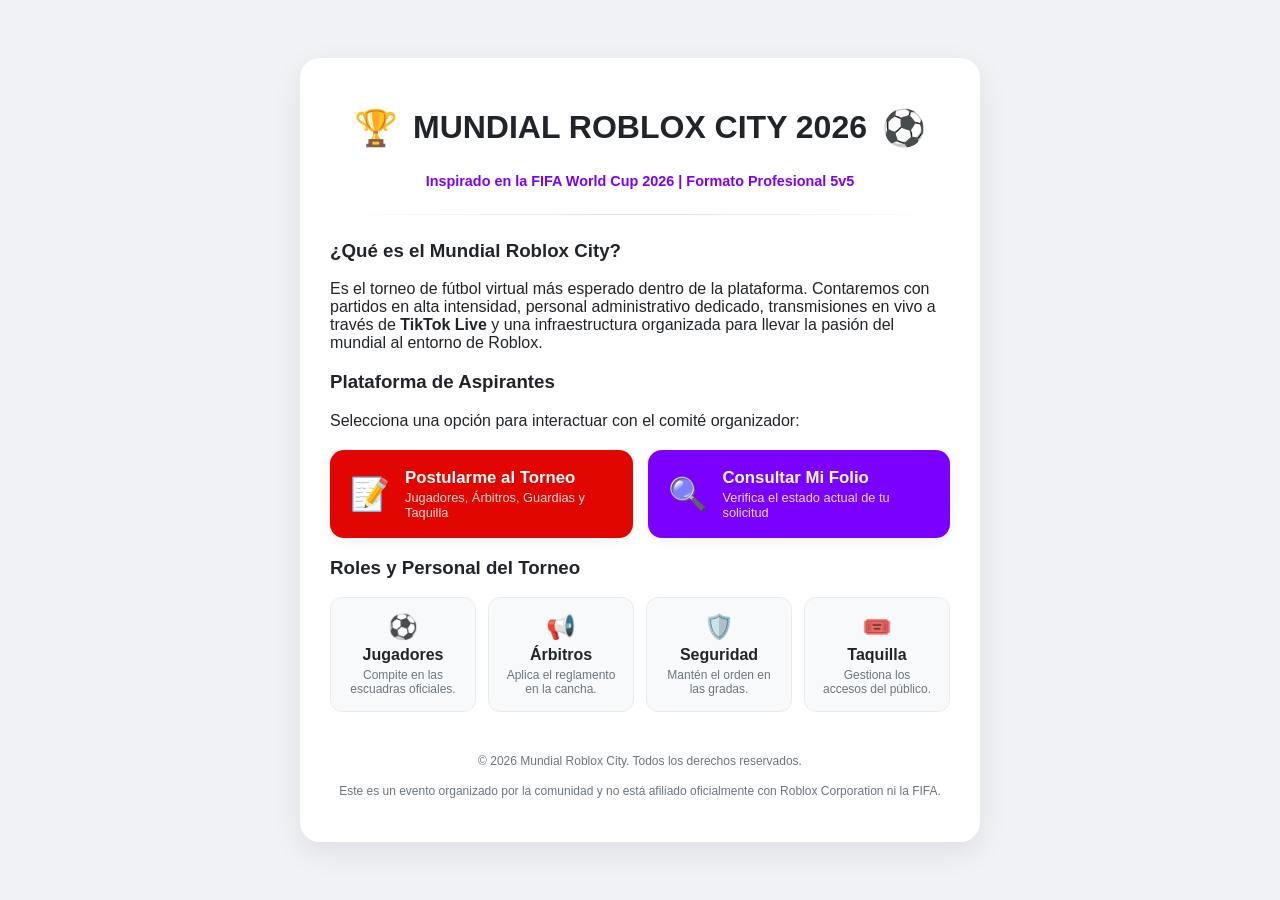
<file: index.html>
<!DOCTYPE html>
<html lang="es">
<head>
    <meta charset="UTF-8">
    <meta name="viewport" content="width=device-width, initial-scale=1.0">
    <title>Mundial Roblox City 2026 - Sitio Oficial</title>
    <link rel="stylesheet" href="style.css">
</head>
<body>

    <div class="container home-container">
        
        <header class="home-header">
            <div class="logo-area">
                <span class="emoji-logo">🏆</span>
                <h1>MUNDIAL ROBLOX CITY 2026</h1>
                <span class="emoji-logo">⚽</span>
            </div>
            <p class="tagline">Inspirado en la FIFA World Cup 2026 | Formato Profesional 5v5</p>
        </header>

        <hr class="divider">

        <section class="info-section">
            <h3>¿Qué es el Mundial Roblox City?</h3>
            <p>Es el torneo de fútbol virtual más esperado dentro de la plataforma. Contaremos con partidos en alta intensidad, personal administrativo dedicado, transmisiones en vivo a través de <strong>TikTok Live</strong> y una infraestructura organizada para llevar la pasión del mundial al entorno de Roblox.</p>
        </section>

        <section class="action-panel">
            <h3>Plataforma de Aspirantes</h3>
            <p>Selecciona una opción para interactuar con el comité organizador:</p>
            
            <div class="home-buttons">
                <a href="registro.html" class="btn-home btn-register">
                    <span class="icon">📝</span>
                    <div class="btn-text">
                        <strong>Postularme al Torneo</strong>
                        <span>Jugadores, Árbitros, Guardias y Taquilla</span>
                    </div>
                </a>

                <a href="consultar.html" class="btn-home btn-search">
                    <span class="icon">🔍</span>
                    <div class="btn-text">
                        <strong>Consultar Mi Folio</strong>
                        <span>Verifica el estado actual de tu solicitud</span>
                    </div>
                </a>
            </div>
        </section>

        <section class="roles-section">
            <h3>Roles y Personal del Torneo</h3>
            <div class="roles-grid">
                <div class="role-card">
                    <div class="role-icon">⚽</div>
                    <h4>Jugadores</h4>
                    <p>Compite en las escuadras oficiales.</p>
                </div>
                <div class="role-card">
                    <div class="role-icon">📢</div>
                    <h4>Árbitros</h4>
                    <p>Aplica el reglamento en la cancha.</p>
                </div>
                <div class="role-card">
                    <div class="role-icon">🛡️</div>
                    <h4>Seguridad</h4>
                    <p>Mantén el orden en las gradas.</p>
                </div>
                <div class="role-card">
                    <div class="role-icon">🎟️</div>
                    <h4>Taquilla</h4>
                    <p>Gestiona los accesos del público.</p>
                </div>
            </div>
        </section>

        <footer class="home-footer">
            <p>© 2026 Mundial Roblox City. Todos los derechos reservados.</p>
            <p class="disclaimer">Este es un evento organizado por la comunidad y no está afiliado oficialmente con Roblox Corporation ni la FIFA.</p>
        </footer>

    </div>

</body>
</html>
</file>
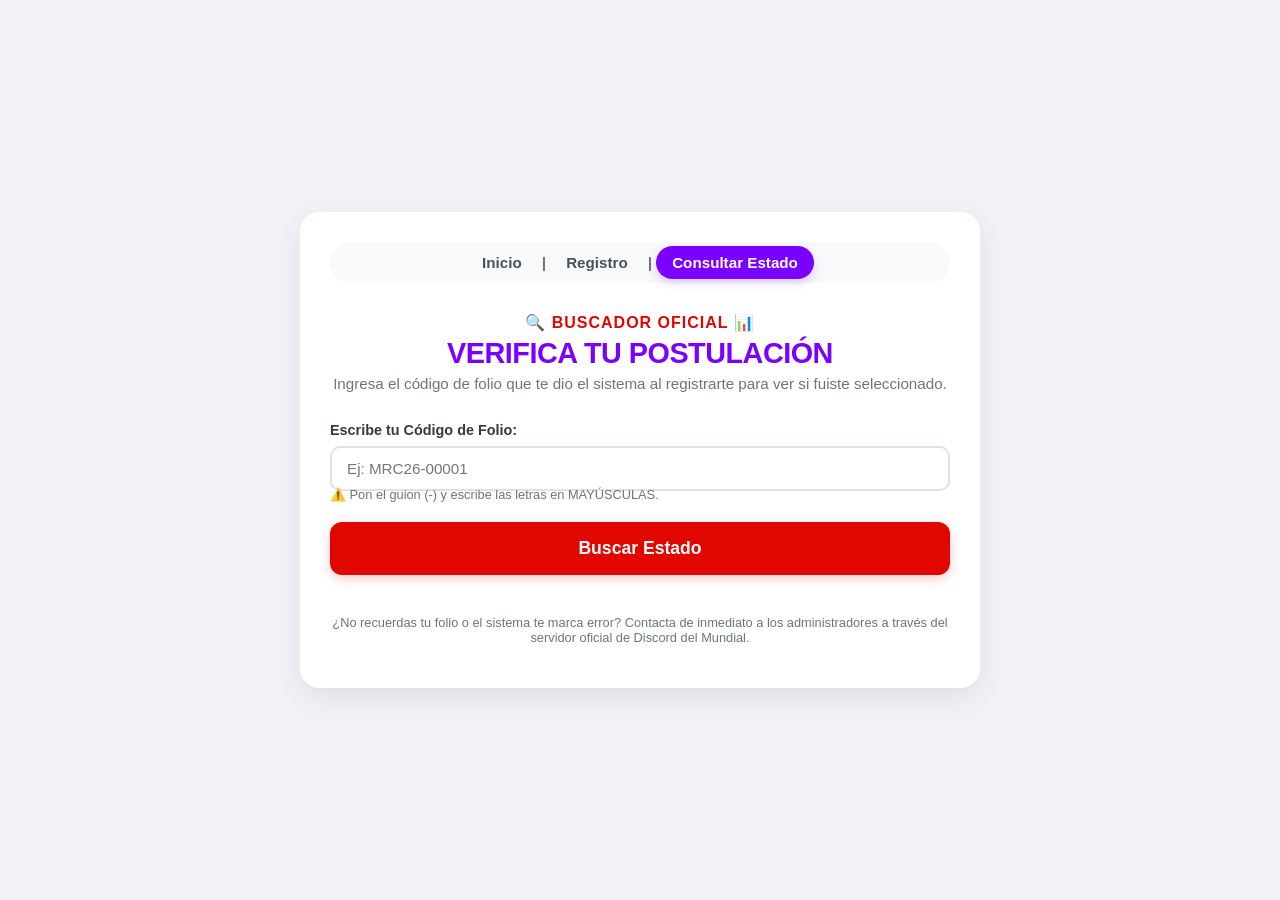
<file: consulta.html>
<!DOCTYPE html>
<html lang="es">
<head>
    <meta charset="UTF-8">
    <meta name="viewport" content="width=device-width, initial-scale=1.0">
    <title>Consulta de Estado - Mundial Roblox City 2026</title>
    <link rel="stylesheet" href="style.css">
</head>
<body>

    <div class="container spec-container">
        <nav class="nav-links">
            <a href="index.html">Inicio</a> | 
            <a href="registro.html">Registro</a> | 
            <a href="consultar.html" class="active">Consultar Estado</a>
        </nav>

        <header class="form-header">
            <h2>🔍 BUSCADOR OFICIAL 📊</h2>
            <h1>VERIFICA TU POSTULACIÓN</h1>
            <p class="subtitle">Ingresa el código de folio que te dio el sistema al registrarte para ver si fuiste seleccionado.</p>
        </header>

        <form id="consulta">
            <div class="form-group">
                <label for="folio-input">Escribe tu Código de Folio:</label>
                <input type="text" id="folio-input" placeholder="Ej: MRC26-00001" required autocomplete="off">
                <p class="field-instruction">⚠️ Pon el guion (-) y escribe las letras en MAYÚSCULAS.</p>
            </div>

            <button type="submit" class="btn-submit">Buscar Estado</button>
        </form>

        <div id="resultado-consulta" class="hidden">
            <div class="resultado-card">
                <h3>📋 Datos del Postulante</h3>
                <hr class="divider-mini">
                
                <div class="data-row">
                    <strong>Usuario de Roblox:</strong> 
                    <span id="res-usuario">-</span>
                </div>
                
                <div class="data-row">
                    <strong>Puesto Solicitado:</strong> 
                    <span id="res-rol">-</span>
                </div>
                
                <div class="status-box-wrapper">
                    <strong>Estado de tu Solicitud:</strong>
                    <div id="badge-estado" class="badge">
                        </div>
                </div>
            </div>
        </div>

        <footer class="consulta-help">
            <p>¿No recuerdas tu folio o el sistema te marca error? Contacta de inmediato a los administradores a través del servidor oficial de Discord del Mundial.</p>
        </footer>
    </div>

    <script src="script.js"></script>
</body>
</html>
</file>
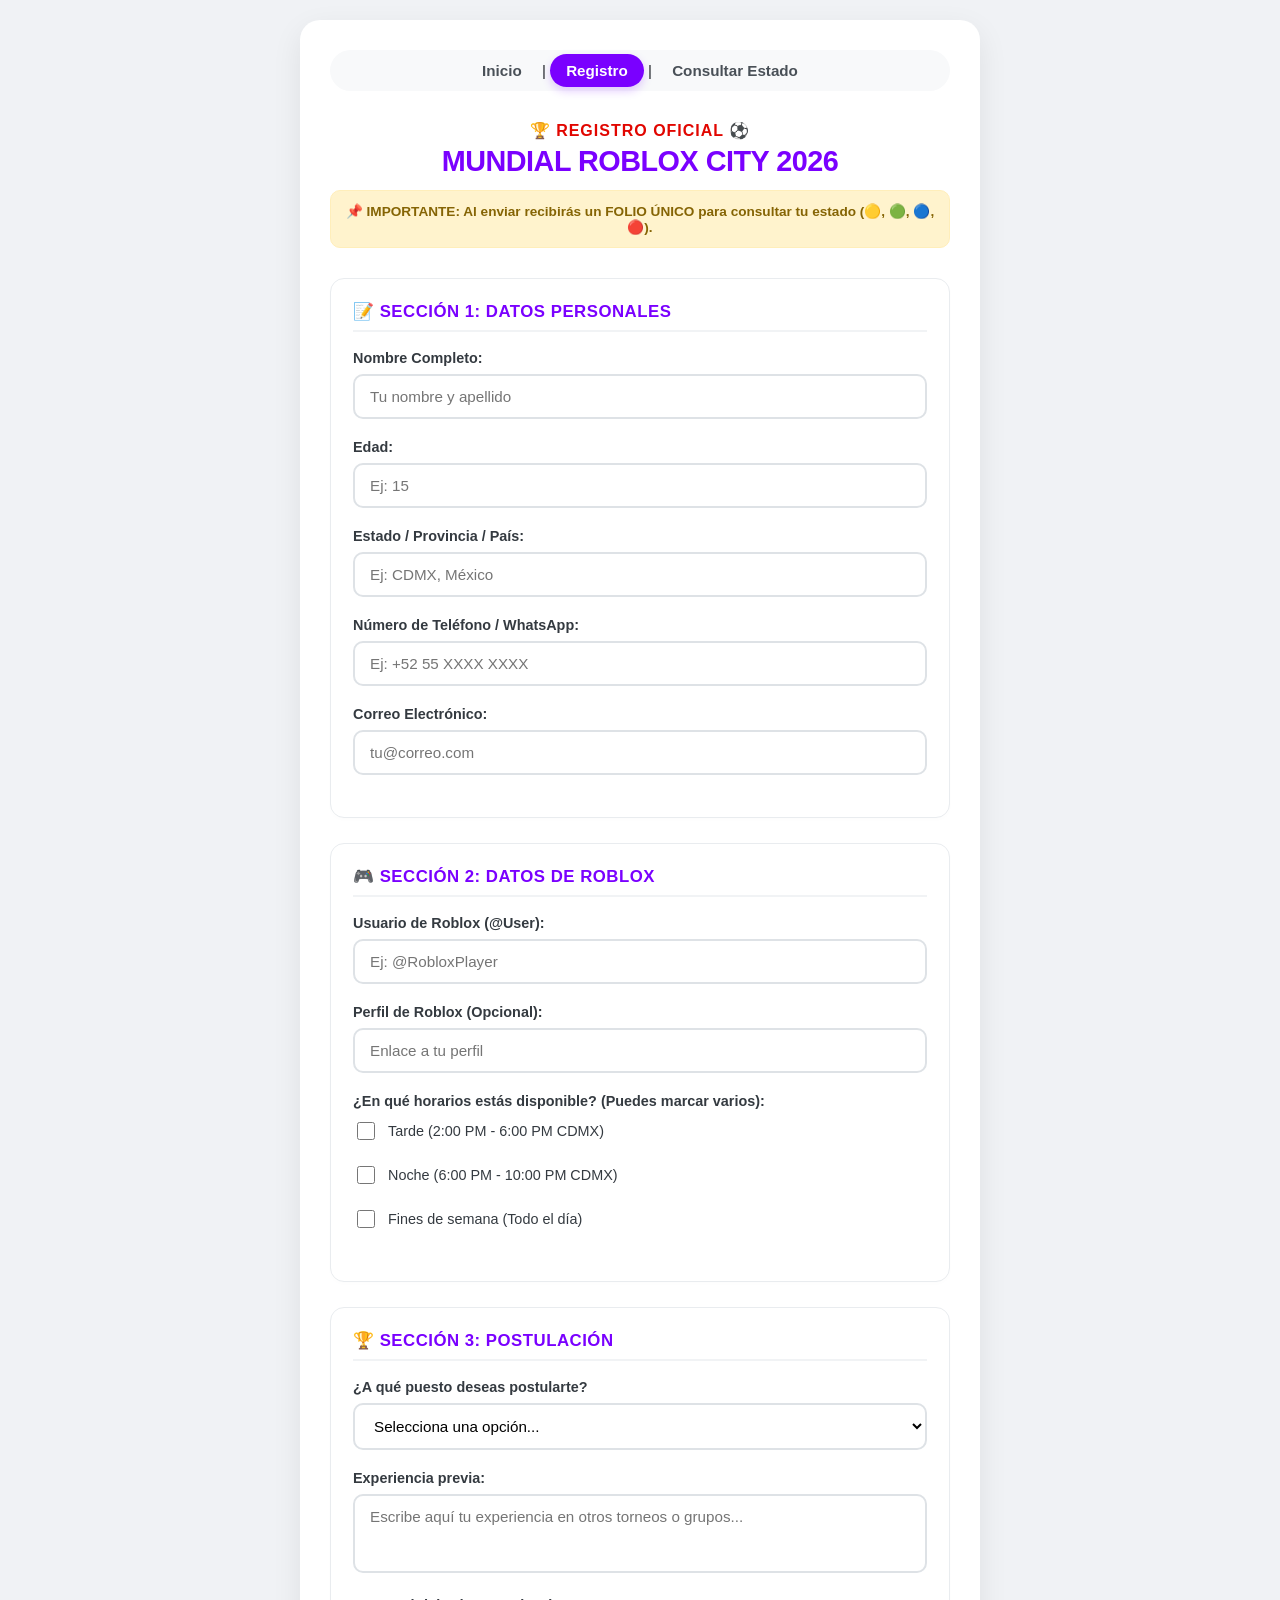
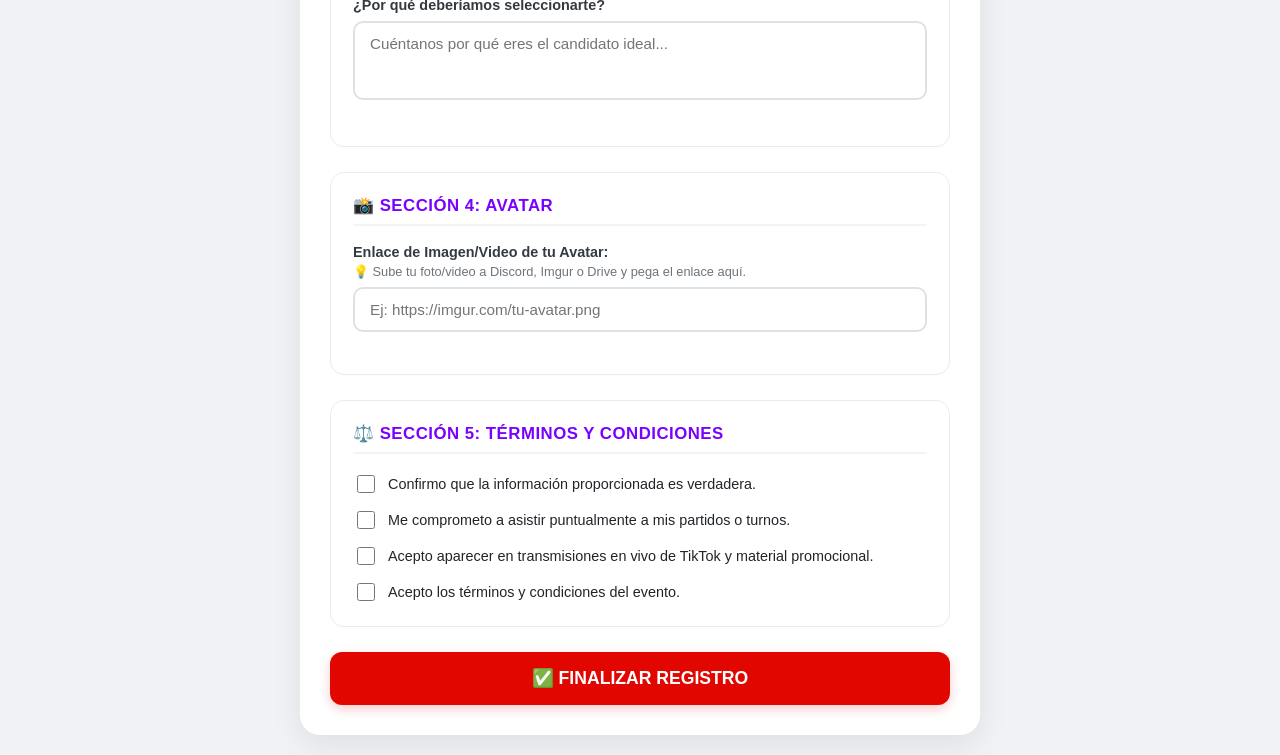
<file: registro.html>
<!DOCTYPE html>
<html lang="es">
<head>
    <meta charset="UTF-8">
    <meta name="viewport" content="width=device-width, initial-scale=1.0">
    <title>Registro Oficial - Mundial Roblox City 2026</title>
    <link rel="stylesheet" href="style.css">
</head>
<body>

    <div class="container spec-container">
        <nav class="nav-links">
            <a href="index.html">Inicio</a> | 
            <a href="registro.html" class="active">Registro</a> | 
            <a href="consultar.html">Consultar Estado</a>
        </nav>

        <header class="form-header">
            <h2>🏆 REGISTRO OFICIAL ⚽</h2>
            <h1>MUNDIAL ROBLOX CITY 2026</h1>
            <p class="subtitle-alert">📌 IMPORTANTE: Al enviar recibirás un FOLIO ÚNICO para consultar tu estado (🟡, 🟢, 🔵, 🔴).</p>
        </header>

        <form id="registro">
            <div class="section-block">
                <h3>📝 SECCIÓN 1: DATOS PERSONALES</h3>
                
                <div class="form-group">
                    <label for="nombre">Nombre Completo:</label>
                    <input type="text" id="nombre" placeholder="Tu nombre y apellido" required>
                </div>
                
                <div class="form-group">
                    <label for="edad">Edad:</label>
                    <input type="number" id="edad" min="5" max="99" placeholder="Ej: 15" required>
                </div>

                <div class="form-group">
                    <label for="ubicacion">Estado / Provincia / País:</label>
                    <input type="text" id="ubicacion" placeholder="Ej: CDMX, México" required>
                </div>

                <div class="form-group">
                    <label for="telefono">Número de Teléfono / WhatsApp:</label>
                    <input type="tel" id="telefono" placeholder="Ej: +52 55 XXXX XXXX" required>
                </div>

                <div class="form-group">
                    <label for="correo">Correo Electrónico:</label>
                    <input type="email" id="correo" placeholder="tu@correo.com" required>
                </div>
            </div>

            <div class="section-block">
                <h3>🎮 SECCIÓN 2: DATOS DE ROBLOX</h3>

                <div class="form-group">
                    <label for="usuarioRoblox">Usuario de Roblox (@User):</label>
                    <input type="text" id="usuarioRoblox" placeholder="Ej: @RobloxPlayer" required>
                </div>

                <div class="form-group">
                    <label for="perfilRoblox">Perfil de Roblox (Opcional):</label>
                    <input type="url" id="perfilRoblox" placeholder="Enlace a tu perfil">
                </div>

                <div class="form-group">
                    <label>¿En qué horarios estás disponible? (Puedes marcar varios):</label>
                    <div class="checkbox-list">
                        <label><input type="checkbox" name="horario" value="Tarde"> Tarde (2:00 PM - 6:00 PM CDMX)</label>
                        <label><input type="checkbox" name="horario" value="Noche"> Noche (6:00 PM - 10:00 PM CDMX)</label>
                        <label><input type="checkbox" name="horario" value="Fines de Semana"> Fines de semana (Todo el día)</label>
                    </div>
                </div>
            </div>

            <div class="section-block">
                <h3>🏆 SECCIÓN 3: POSTULACIÓN</h3>

                <div class="form-group">
                    <label for="rol">¿A qué puesto deseas postularte?</label>
                    <select id="rol" required>
                        <option value="" disabled selected>Selecciona una opción...</option>
                        <option value="Jugador">⚽ Jugador (Competencia 5v5)</option>
                        <option value="Árbitro">📢 Árbitro</option>
                        <option value="Guardia">🛡️ Guardia de Seguridad</option>
                        <option value="Taquilla">🎟️ Personal de Taquilla</option>
                    </select>
                </div>

                <div class="form-group">
                    <label for="experiencia">Experiencia previa:</label>
                    <textarea id="experiencia" rows="3" placeholder="Escribe aquí tu experiencia en otros torneos o grupos..." required></textarea>
                </div>

                <div class="form-group">
                    <label for="porque">¿Por qué deberíamos seleccionarte?</label>
                    <textarea id="porque" rows="3" placeholder="Cuéntanos por qué eres el candidato ideal..." required></textarea>
                </div>
            </div>

            <div class="section-block">
                <h3>📸 SECCIÓN 4: AVATAR</h3>
                <div class="form-group">
                    <label for="avatarLink">Enlace de Imagen/Video de tu Avatar:</label>
                    <p class="field-instruction">💡 Sube tu foto/video a Discord, Imgur o Drive y pega el enlace aquí.</p>
                    <input type="url" id="avatarLink" placeholder="Ej: https://imgur.com/tu-avatar.png" required>
                </div>
            </div>

            <div class="section-block">
                <h3>⚖️ SECCIÓN 5: TÉRMINOS Y CONDICIONES</h3>
                <div class="checkbox-list terms-list">
                    <label><input type="checkbox" required> Confirmo que la información proporcionada es verdadera.</label>
                    <label><input type="checkbox" required> Me comprometo a asistir puntualmente a mis partidos o turnos.</label>
                    <label><input type="checkbox" required> Acepto aparecer en transmisiones en vivo de TikTok y material promocional.</label>
                    <label><input type="checkbox" required> Acepto los términos y condiciones del evento.</label>
                </div>
            </div>

            <button type="submit" class="btn-submit">✅ FINALIZAR REGISTRO</button>
        </form>

        <div id="contenedor-folio" class="hidden">
            <div class="ticket-box">
                <span class="ticket-emoji">🎟️</span>
                <h3>¡REGISTRO RECIBIDO CON ÉXITO!</h3>
                <p>Tu solicitud ha sido guardada en la base de datos.</p>
                <div class="folio-display">
                    <span class="folio-label">TU FOLIO ÚNICO:</span>
                    <strong id="folio">MRC26-00000</strong>
                </div>
                <p class="nota">⚠️ Guarda este código. Lo necesitarás en la sección de <strong>Consultar Estado</strong> para revisar si fuiste aceptado.</p>
                <a href="index.html" class="btn-return">Volver al Inicio</a>
            </div>
        </div>
    </div>

    <script src="script.js"></script>
</body>
</html>
</file>
<file: style.css>
/* ==========================================
   🎨 VARIABLES DE COLOR Y CONFIGURACIÓN GENERAL
   ========================================== */
:root {
    --primary: #E10600;       /* Rojo vibrante FIFA */
    --secondary: #7A00FF;     /* Morado de la identidad del torneo */
    --bg-dark: #0F0C20;        /* Fondo oscuro deportivo opcional */
    --light: #FFFFFF;
    --gray-light: #F8F9FA;
    --text-main: #212529;
}

body {
    margin: 0;
    padding: 0;
    font-family: 'Segoe UI', Tahoma, Geneva, Verdana, sans-serif;
    background-color: #f0f2f5;
    color: var(--text-main);
    display: flex;
    justify-content: center;
    align-items: center;
    min-height: 100vh;
}

/* Contenedor unificado para todas las páginas */
.container {
    background: var(--light);
    width: 100%;
    max-width: 550px;
    margin: 20px auto;
    padding: 30px;
    border-radius: 20px;
    box-shadow: 0 10px 30px rgba(0, 0, 0, 0.08);
    box-sizing: border-box;
    text-align: center;
}

/* Variante unificada para páginas más anchas */
.spec-container, .home-container {
    max-width: 680px;
    text-align: left;
}

/* ==========================================
   🧭 BARRA DE NAVEGACIÓN (Pestañas superiores)
   ========================================== */
.nav-links {
    margin-bottom: 30px;
    font-size: 0.95rem;
    text-align: center;
    background: var(--gray-light);
    padding: 12px;
    border-radius: 30px;
}

.nav-links a {
    color: #495057;
    text-decoration: none;
    font-weight: 600;
    padding: 8px 16px;
    border-radius: 20px;
    transition: all 0.2s ease;
}

.nav-links a:hover {
    color: var(--secondary);
    background: rgba(122, 0, 255, 0.05);
}

.nav-links a.active {
    color: var(--light);
    background: var(--secondary);
    box-shadow: 0 4px 10px rgba(122, 0, 255, 0.2);
}

/* ==========================================
   📝 FORMULARIOS, INPUTS Y BLOQUES
   ========================================== */
.form-header {
    text-align: center;
    margin-bottom: 30px;
}

.form-header h1 {
    font-size: 1.8rem;
    margin: 5px 0;
    color: var(--secondary);
    letter-spacing: -0.5px;
}

.form-header h2 {
    font-size: 1rem;
    margin: 0;
    color: var(--primary);
    letter-spacing: 1px;
}

.subtitle {
    font-size: 0.95rem;
    color: #6c757d;
    margin-top: 5px;
}

/* Bloques contenedores de secciones (Sección 1, 2, 3...) */
.section-block {
    background: #ffffff;
    border: 1px solid #e9ecef;
    padding: 22px;
    border-radius: 14px;
    margin-bottom: 25px;
    box-shadow: 0 2px 5px rgba(0,0,0,0.01);
}

.section-block h3 {
    margin-top: 0;
    margin-bottom: 18px;
    font-size: 1.05rem;
    color: var(--secondary);
    border-bottom: 2px solid #f1f3f5;
    padding-bottom: 8px;
    letter-spacing: 0.5px;
}

.form-group {
    margin-bottom: 20px;
    text-align: left;
}

.form-group label {
    display: block;
    font-weight: 600;
    margin-bottom: 8px;
    font-size: 0.9rem;
    color: #343a40;
}

/* Cajas de texto, números, selección y áreas largas */
input[type="text"],
input[type="number"],
input[type="email"],
input[type="tel"],
input[type="url"],
select,
textarea {
    width: 100%;
    padding: 12px 15px;
    border: 2px solid #dee2e6;
    border-radius: 10px;
    font-size: 0.95rem;
    font-family: inherit;
    box-sizing: border-box;
    transition: border-color 0.2s ease;
    background-color: var(--light);
}

input:focus, select:focus, textarea:focus {
    outline: none;
    border-color: var(--secondary);
}

textarea {
    resize: none;
}

/* Listas de Casillas (Checkboxes) */
.checkbox-list {
    display: flex;
    flex-direction: column;
    gap: 12px;
    margin-top: 10px;
}

.checkbox-list label {
    font-weight: 500;
    font-size: 0.9rem;
    display: flex;
    align-items: center;
    gap: 10px;
    cursor: pointer;
}

.checkbox-list input[type="checkbox"] {
    width: 18px;
    height: 18px;
    accent-color: var(--secondary);
    cursor: pointer;
}

.field-instruction {
    font-size: 0.8rem;
    color: #6c757d;
    margin: -4px 0 8px 0;
}

/* Alerta de aviso superior */
.subtitle-alert {
    background: #fff3cd;
    color: #856404;
    padding: 12px;
    border-radius: 10px;
    font-size: 0.85rem;
    font-weight: 600;
    margin-top: 12px;
    border: 1px solid #ffeeba;
    text-align: center;
}

/* ==========================================
   👑 BOTONES DE ACCIÓN (Enviar e Inicio)
   ========================================== */
.btn-submit {
    width: 100%;
    background: var(--primary);
    color: var(--light);
    border: none;
    padding: 16px;
    font-size: 1.1rem;
    font-weight: bold;
    border-radius: 12px;
    cursor: pointer;
    transition: all 0.2s ease;
    box-shadow: 0 4px 12px rgba(225, 6, 0, 0.2);
}

.btn-submit:hover {
    background: #b80500;
    transform: translateY(-1px);
}

.btn-submit:disabled {
    background: #ced4da;
    color: #6c757d;
    cursor: not-allowed;
    box-shadow: none;
}

/* ==========================================
   🎟️ PANTALLA DE ÉXITO (Ticket / Folio)
   ========================================== */
.hidden {
    display: none !important;
}

.ticket-box {
    text-align: center;
    padding: 20px 10px;
}

.ticket-emoji {
    font-size: 3.5rem;
    display: block;
    margin-bottom: 10px;
}

.folio-display {
    background: #f8f9fa;
    padding: 20px;
    border-radius: 14px;
    margin: 25px 0;
    border: 2px dashed var(--secondary);
}

.folio-label {
    display: block;
    font-size: 0.85rem;
    color: #6c757d;
    font-weight: 600;
    margin-bottom: 5px;
}

#folio {
    font-size: 2rem;
    color: var(--primary);
    letter-spacing: 2px;
    font-weight: 800;
}

.nota {
    font-size: 0.85rem;
    color: #495057;
    line-height: 1.5;
}

.btn-return {
    display: inline-block;
    margin-top: 25px;
    color: var(--secondary);
    text-decoration: none;
    font-weight: bold;
    font-size: 0.95rem;
}

.btn-return:hover {
    text-decoration: underline;
}

/* ==========================================
   🔍 PÁGINA DE CONSULTAS Y BADGES DE ESTADO
   ========================================== */
.resultado-card {
    background: var(--light);
    border: 2px solid #e9ecef;
    padding: 25px;
    border-radius: 16px;
    margin-top: 30px;
    box-shadow: 0 8px 24px rgba(0, 0, 0, 0.04);
}

.resultado-card h3 {
    margin: 0;
    font-size: 1.15rem;
    color: #111;
    text-align: center;
}

.divider-mini {
    border: 0;
    height: 1px;
    background: #e9ecef;
    margin: 15px 0;
}

.data-row {
    font-size: 0.95rem;
    margin-bottom: 12px;
    color: #495057;
    display: flex;
    justify-content: space-between;
    border-bottom: 1px dashed #f1f3f5;
    padding-bottom: 10px;
}

.data-row span {
    font-weight: 600;
    color: var(--secondary);
}

.status-box-wrapper {
    text-align: center;
    margin-top: 20px;
}

.status-box-wrapper strong {
    display: block;
    margin-bottom: 10px;
    font-size: 0.85rem;
    color: #6c757d;
}

/* Badges Dinámicos de los Estados */
.badge {
    display: inline-block;
    padding: 10px 24px;
    font-weight: 700;
    border-radius: 30px;
    color: #ffffff;
    font-size: 1rem;
    box-shadow: 0 4px 10px rgba(0,0,0,0.05);
}

.estado-revision { background-color: #ffc107; color: #212529; } /* Amarillo 🟡 */
.estado-aprobado { background-color: #28a745; }               /* Verde 🟢 */
.estado-espera { background-color: #007bff; }                 /* Azul 🔵 */
.estado-rechazado { background-color: #dc3545; }              /* Rojo 🔴 */

.consulta-help {
    margin-top: 40px;
    text-align: center;
    font-size: 0.8rem;
    color: #6c757d;
}

/* ==========================================
   🏠 DISEÑO DE LA LANDING PAGE (index.html)
   ========================================== */
.home-header {
    text-align: center;
}

.logo-area {
    display: flex;
    align-items: center;
    justify-content: center;
    gap: 15px;
}

.emoji-logo {
    font-size: 2.2rem;
}

.tagline {
    font-weight: 600;
    color: var(--secondary);
    margin-top: 5px;
    font-size: 0.9rem;
    text-align: center;
}

.divider {
    border: 0;
    height: 1px;
    background: linear-gradient(to right, transparent, #dee2e6, transparent);
    margin: 25px 0;
}

/* Panel de Botones de Entrada */
.home-buttons {
    display: flex;
    flex-direction: column;
    gap: 15px;
    margin-top: 20px;
}

.btn-home {
    display: flex;
    align-items: center;
    padding: 18px 20px;
    text-decoration: none;
    border-radius: 14px;
    transition: all 0.2s ease;
    box-shadow: 0 4px 12px rgba(0,0,0,0.05);
}

.btn-home .icon {
    font-size: 2rem;
    margin-right: 15px;
}

.btn-text {
    display: flex;
    flex-direction: column;
}

.btn-text strong {
    font-size: 1.05rem;
    color: #ffffff;
}

.btn-text span {
    font-size: 0.8rem;
    color: rgba(255, 255, 255, 0.85);
    margin-top: 2px;
}

.btn-register { background: var(--primary); }
.btn-register:hover { background: #b80500; transform: translateY(-2px); }

.btn-search { background: var(--secondary); }
.btn-search:hover { background: #6100cc; transform: translateY(-2px); }

/* Cuadrícula de Roles */
.roles-grid {
    display: grid;
    grid-template-columns: repeat(2, 1fr);
    gap: 12px;
    margin-top: 15px;
}

.role-card {
    background: var(--gray-light);
    border: 1px solid #e9ecef;
    padding: 15px;
    border-radius: 12px;
    text-align: center;
}

.role-icon {
    font-size: 1.5rem;
    margin-bottom: 5px;
}

.role-card h4 {
    margin: 0 0 4px 0;
    color: #212529;
}

.role-card p {
    font-size: 0.75rem;
    color: #6c757d;
    margin: 0;
}

.home-footer {
    margin-top: 40px;
    text-align: center;
    font-size: 0.75rem;
    color: #6c757d;
    line-height: 1.5;
}

/* ==========================================
   📱 ADAPTACIÓN PARA COMPUTADORA (PANTALLA ANCHA)
   ========================================== */
@media (min-width: 576px) {
    .home-buttons {
        flex-direction: row;
    }
    .btn-home {
        flex: 1;
    }
    .roles-grid {
        grid-template-columns: repeat(4, 1fr);
    }
}
</file>
